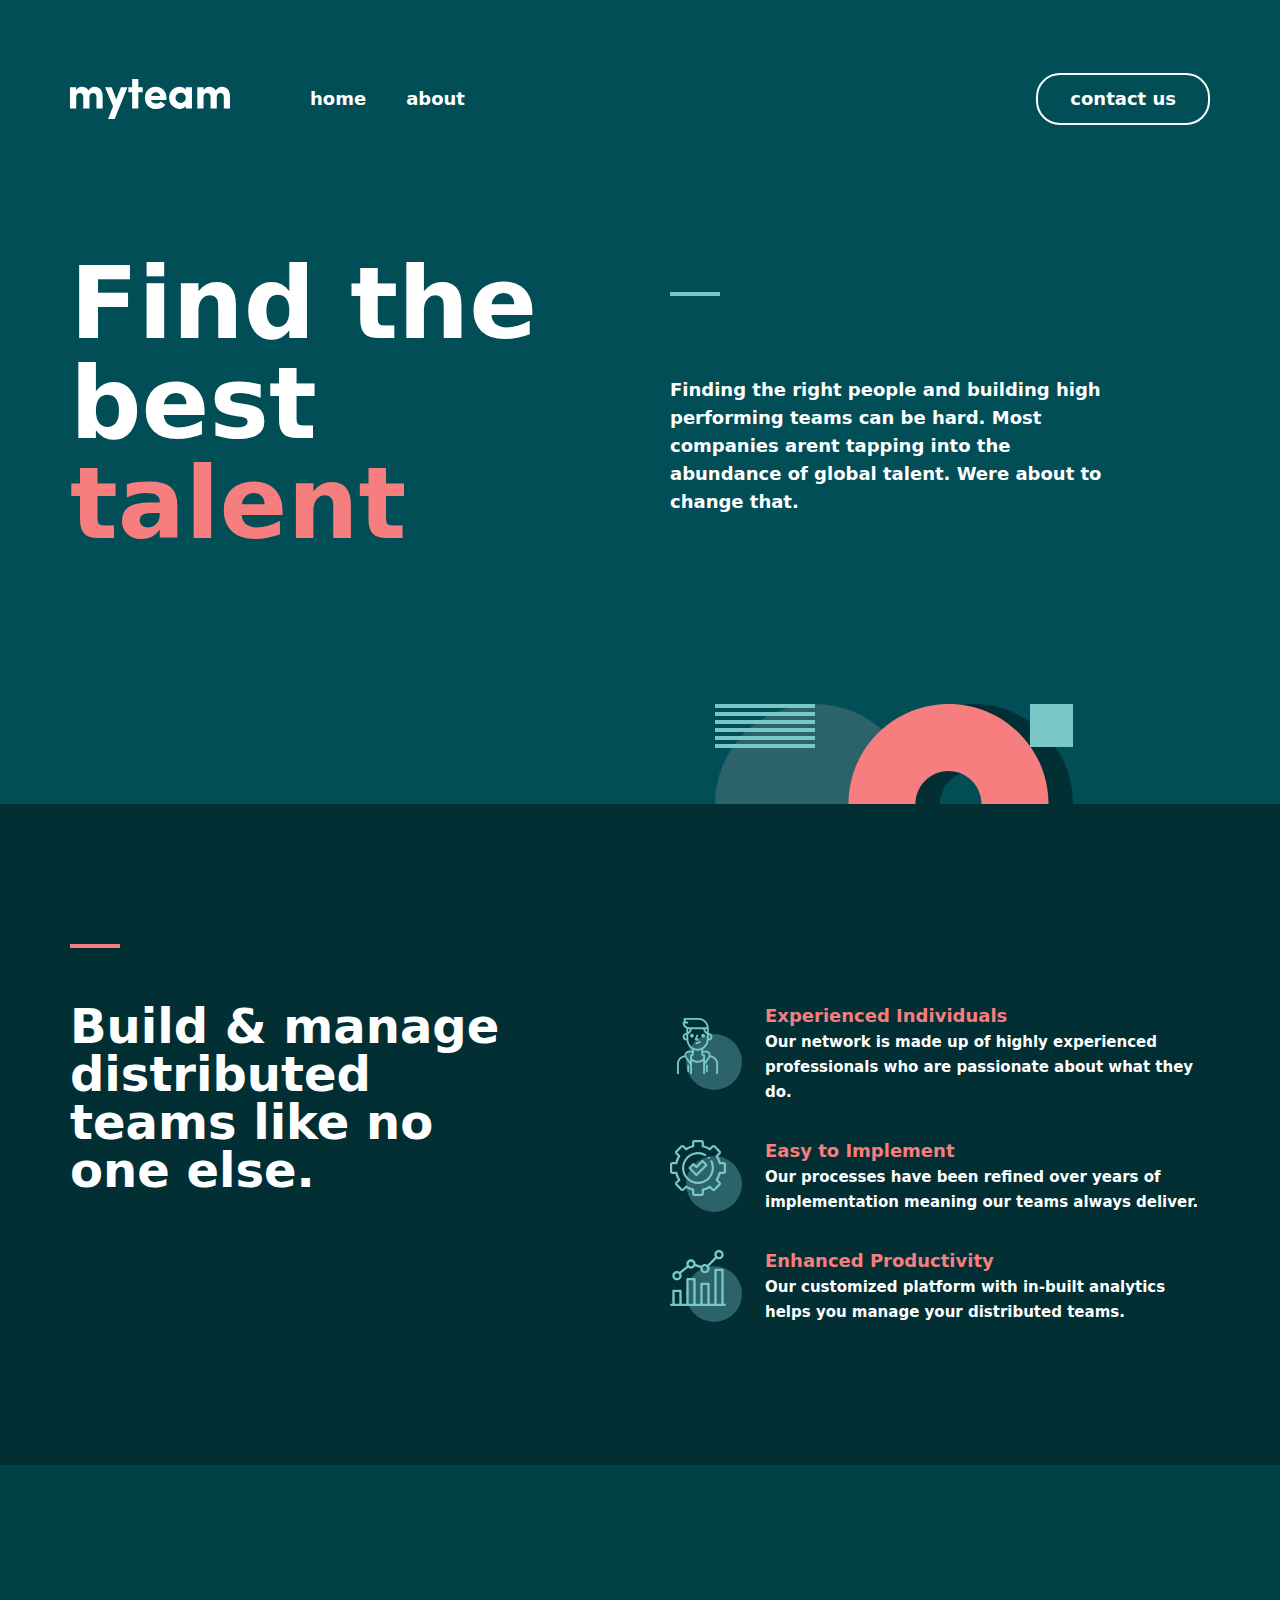
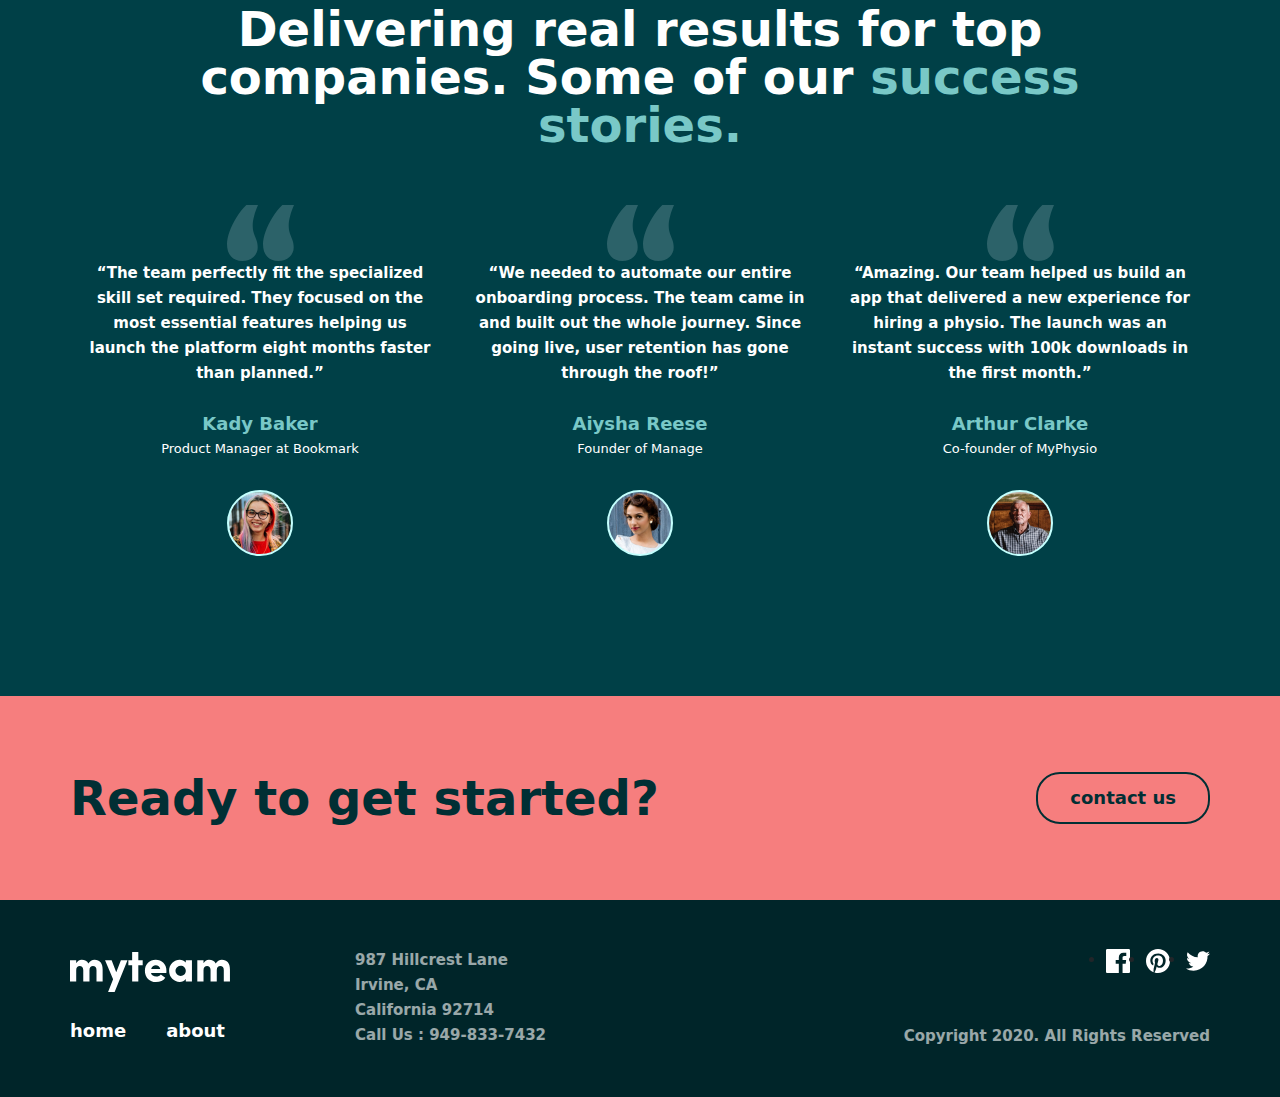
<file: index.html>
<!DOCTYPE html>
<html lang="en">
<head>
    <meta charset="UTF-8">
    <meta http-equiv="X-UA-Compatible" content="IE=edge">
    <meta name="viewport" content="width=device-width, initial-scale=1.0">
    <link rel="stylesheet" href="./bootstrap/bootstrap.min.css">
    <link rel="stylesheet" href="./css/main.css">
    <title>Execise 2</title>
</head>
<body>
    <!-- HEADER -->
    <header class="header">
        <div class="container header__container">
            <a href="#">
                <img class="header__img" src="./images/myteam-logo.svg" alt="logo">
            </a>
            <nav class="header__nav">
                <ul class="header__list">
                    <li class="header__item"><a class="header__link" href="./index.html">home</a></li>
                    <li class="header__item"><a class="header__link" href="./about.html">about</a></li>
                </ul>
                <a class="header__btn" href="./contact.html">contact us</a>
            </nav>
            <button class="header__hamburger"></button>
        </div>
    </header>


        <!-- MAIN -->
        <main>

            <!-- Hero -->
            <section class="hero">
                <div class="container hero__container">
                    <h1 class="hero__heading">Find the best <span style="color:#F67E7E;">talent</span></h1>
                    <div class="hero__right">
                        <img class="hero__line" src="./images/line.png" alt="lines">
                        <p class="hero__desc">Finding the right people and building high performing teams can be hard. Most
                            companies arent tapping into the abundance of global talent. Were about to change that.</p>
                    </div>
                    <!-- <img class="hero__top" src="./images/hero-top.svg" alt="hero-top"> -->
                    <img class="hero__bottom" src="./images/hero-bottom.svg" alt="hero-bottom">
                </div>
            </section>

            <!-- Work -->
            <section class="work">
                <div class="container work__container">
                    <img class="work__top-img" src="./images/Rectangle.svg" alt="work-line" width="50" height="4">
                    <div class="work__section">
                        <h2 class="work__heading">Build & manage distributed teams like no one else.</h2>
                        <ul class="work__list">
                            <li class="work__item">
                                <img class="work__list-img" src="./images/man.svg" alt="man" width="72" height="72">
                                <div class="work__right">
                                    <h4 class="work__title">Experienced Individuals</h4>
                                    <p class="work__desc">Our network is made up of highly experienced professionals who are
                                        passionate about what they do.</p>
                                </div>
                            </li>
                            <li class="work__item">
                                <img class="work__list-img" src="./images/setting.svg" alt="setting" width="72" height="72">
                                <div class="work__right">
                                    <h4 class="work__title">Easy to Implement</h4>
                                    <p class="work__desc">Our processes have been refined over years of implementation
                                        meaning our teams always deliver.</p>
                                </div>
                            </li>
                            <li class="work__item">
                                <img class="work__list-img" src="./images/grees.svg" alt="grees" width="72" height="72">
                                <div class="work__right">
                                    <h4 class="work__title">Enhanced Productivity</h4>
                                    <p class="work__desc">Our customized platform with in-built analytics helps you manage
                                        your distributed teams.</p>
                                </div>
                            </li>
                        </ul>
                    </div>
                    <!-- <img class="work__img-left" src="./images/work-img.svg" alt="work-img"> -->
                </div>
            </section>


            <!-- Service -->
                <section class="service">
                    <div class="container service__container">
                        <h2 class="service__heading">Delivering real results for top companies. Some of our <span
                                style="color: #79C8C7;">success stories.</span></h2>
                                <ul class="service__list">
                                    <li class="service__item">
                                        <img class="service__list-img" src="./images/service-two.svg" alt="service-two">
                                        <p class="service__desc"> “The team perfectly fit the specialized skill set required. They focused on the most essential features helping us launch the platform eight months faster than planned.”</p>
                                        <p class="service__title">Kady Baker</p>
                                        <p class="service__text">Product Manager at Bookmark</p>
                                        <img class="service__item-img" src="./images/girl.svg" alt="girl">
                                    </li>
                                    <li class="service__item">
                                        <img class="service__list-img" src="./images/service-two.svg" alt="service-two">
                                        <p class="service__desc">“We needed to automate our entire onboarding process. The team came in and built out the whole journey. Since going live, user retention has gone through the roof!”</p>
                                        <p class="service__title">Aiysha Reese</p>
                                        <p class="service__text">Founder of Manage</p>
                                        <img class="service__item-img" src="./images/quien.svg" alt="quien">
                                    </li>
                                    <li class="service__item">
                                        <img class="service__list-img" src="./images/service-two.svg" alt="service-two">
                                        <p class="service__desc">“Amazing. Our team helped us build an app that delivered a new experience for hiring a physio. The launch was an instant success with 100k downloads in the first month.”</p>
                                        <p class="service__title">Arthur Clarke</p>
                                        <p class="service__text">Co-founder of MyPhysio</p>
                                        <img class="service__item-img" src="./images/men.svg" alt="men">
                                    </li>
                                </ul>
                                <!-- <img class="service__top" src="./images/service-bottom.svg" alt="top">
                                <img class="service__bottom" src="./images/service-top.svg" alt="bottom"> -->
                    </div>
                </section>


                <!-- Main-bottom -->
                <section class="main-bottom">
                    <div class="container main-bottom__container">
                        <h2 class="main-bottom__heading">Ready to get started?</h2>
                        <button class="header__btn main-bottom__btn">contact us</button>
                        <!-- <img class="main-bottom__img" src="./images/main-bottom.svg" alt="main-bottom"> -->
                    </div>
                </section>

        </main>

            <!-- FOOTER -->
    <footer class="footer">
        <div class="container footer__container">

            <div class="footer__left-section">
            <div class="footer__left">
                <a href="#">
                    <img class="footer__logo" src="./images/myteam-logo.svg" alt="footer-logo" width="160" height="40">
                </a>
                <ul class="footer__left-list">
                    <li class="footer__left-item"><a class="footer__left-link" href="./index.html">home</a></li>
                    <li class="footer__left-item"><a class="footer__left-link" href="./about.html">about</a></li>
                </ul>
            </div>

        <div class="footer__center">
            <p class="footer__center-desc">987  Hillcrest Lane</p>
            <p class="footer__center-desc">Irvine, CA</p>
            <p class="footer__center-desc">California 92714</p>
            <p class="footer__center-desc">Call Us : 949-833-7432</p>
        </div>
    </div>


        <div class="footer__right">
            <ul class="footer__right-list">
                <li class="footer__right-item"><a target="blanck" href="https://www.facebook.com/"><img class="footer__right-img" src="./images/facebook.svg" alt="meta"></a></li>
                <li class="footer__right-item"><img class="footer__right-img" src="./images/meta.svg" alt="meta"></li>
                <li class="footer__right-item">
                <a href="twitter.соm"><img class="footer__right-img" src="./images/twitter.svg" alt="meta"></a></li>
            </ul>
            <p class="footer__right-desc">Copyright 2020. All Rights Reserved</p>
        </div>
        </div>
    </footer>


    <script src="./bootstrap/bootstrap.bundle.min.js"></script>
    <script src="./js/index.js"></script>
</body>
</html>
</file>
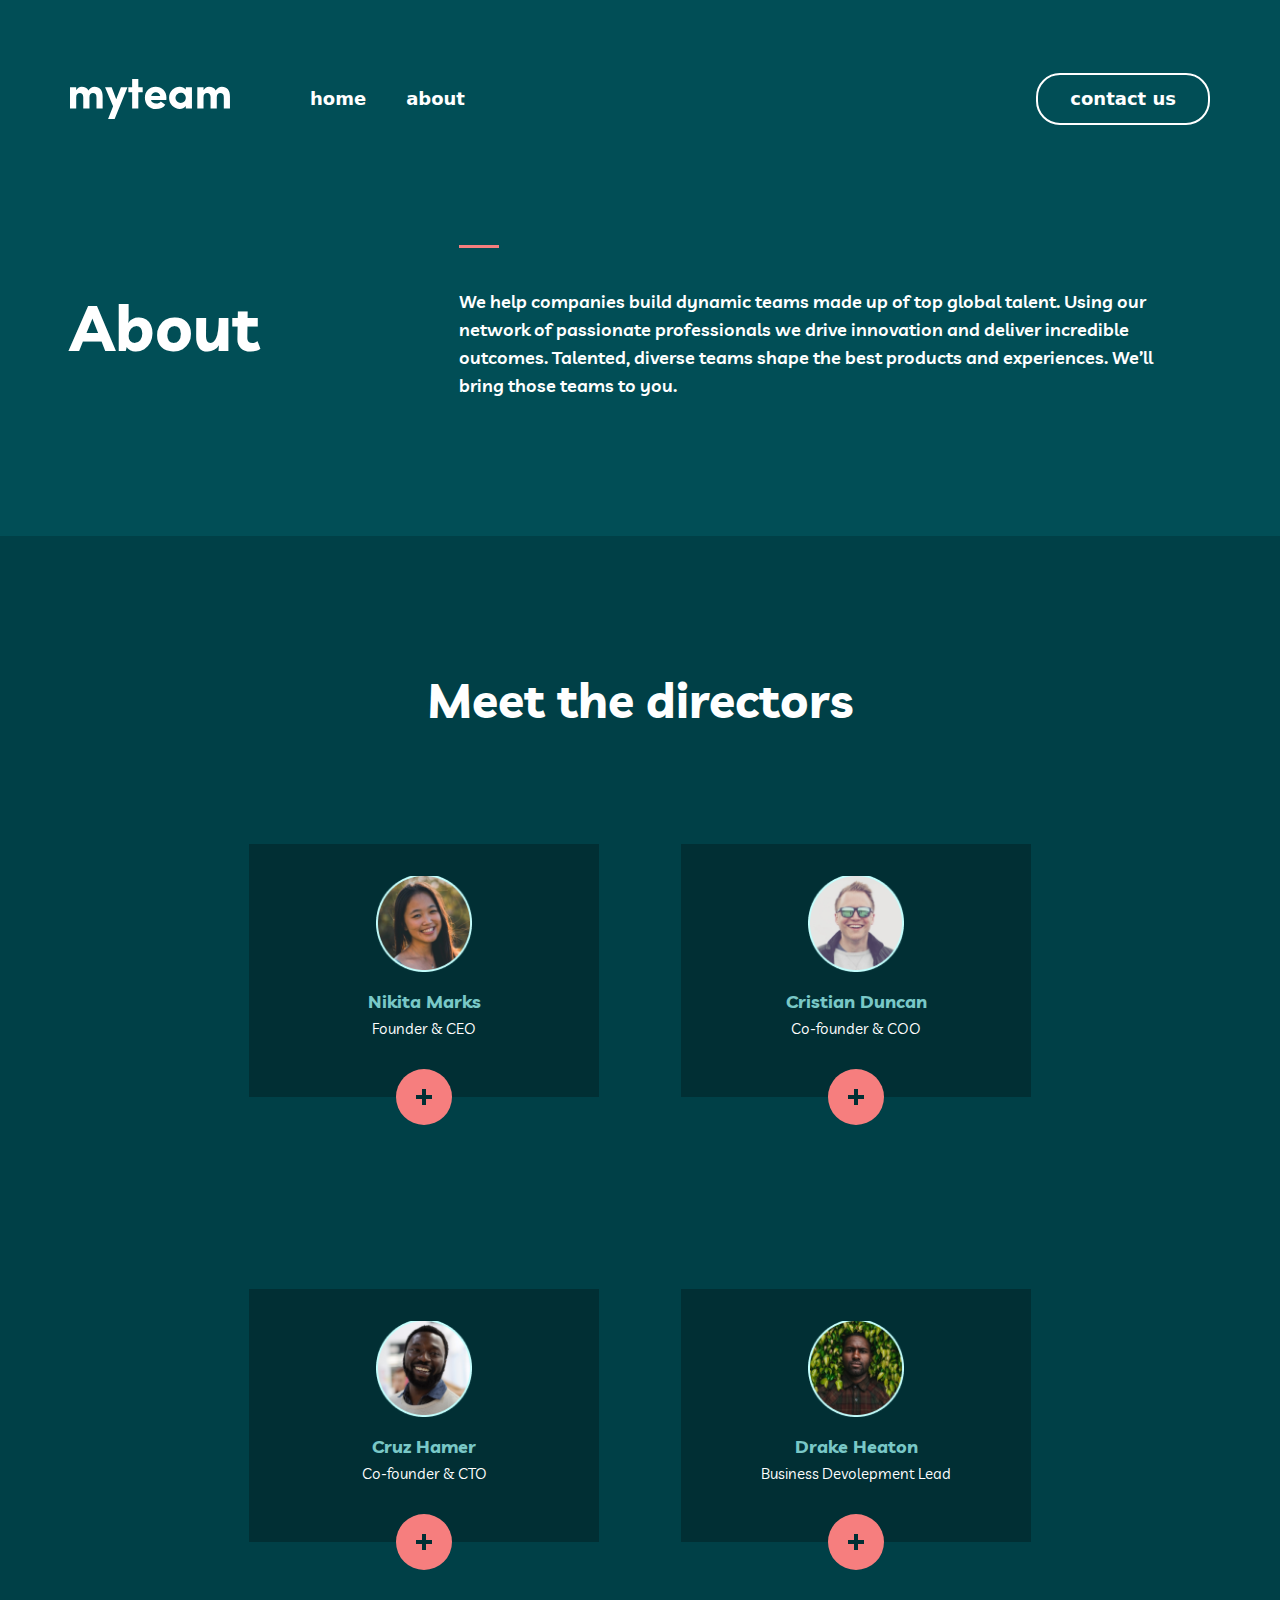
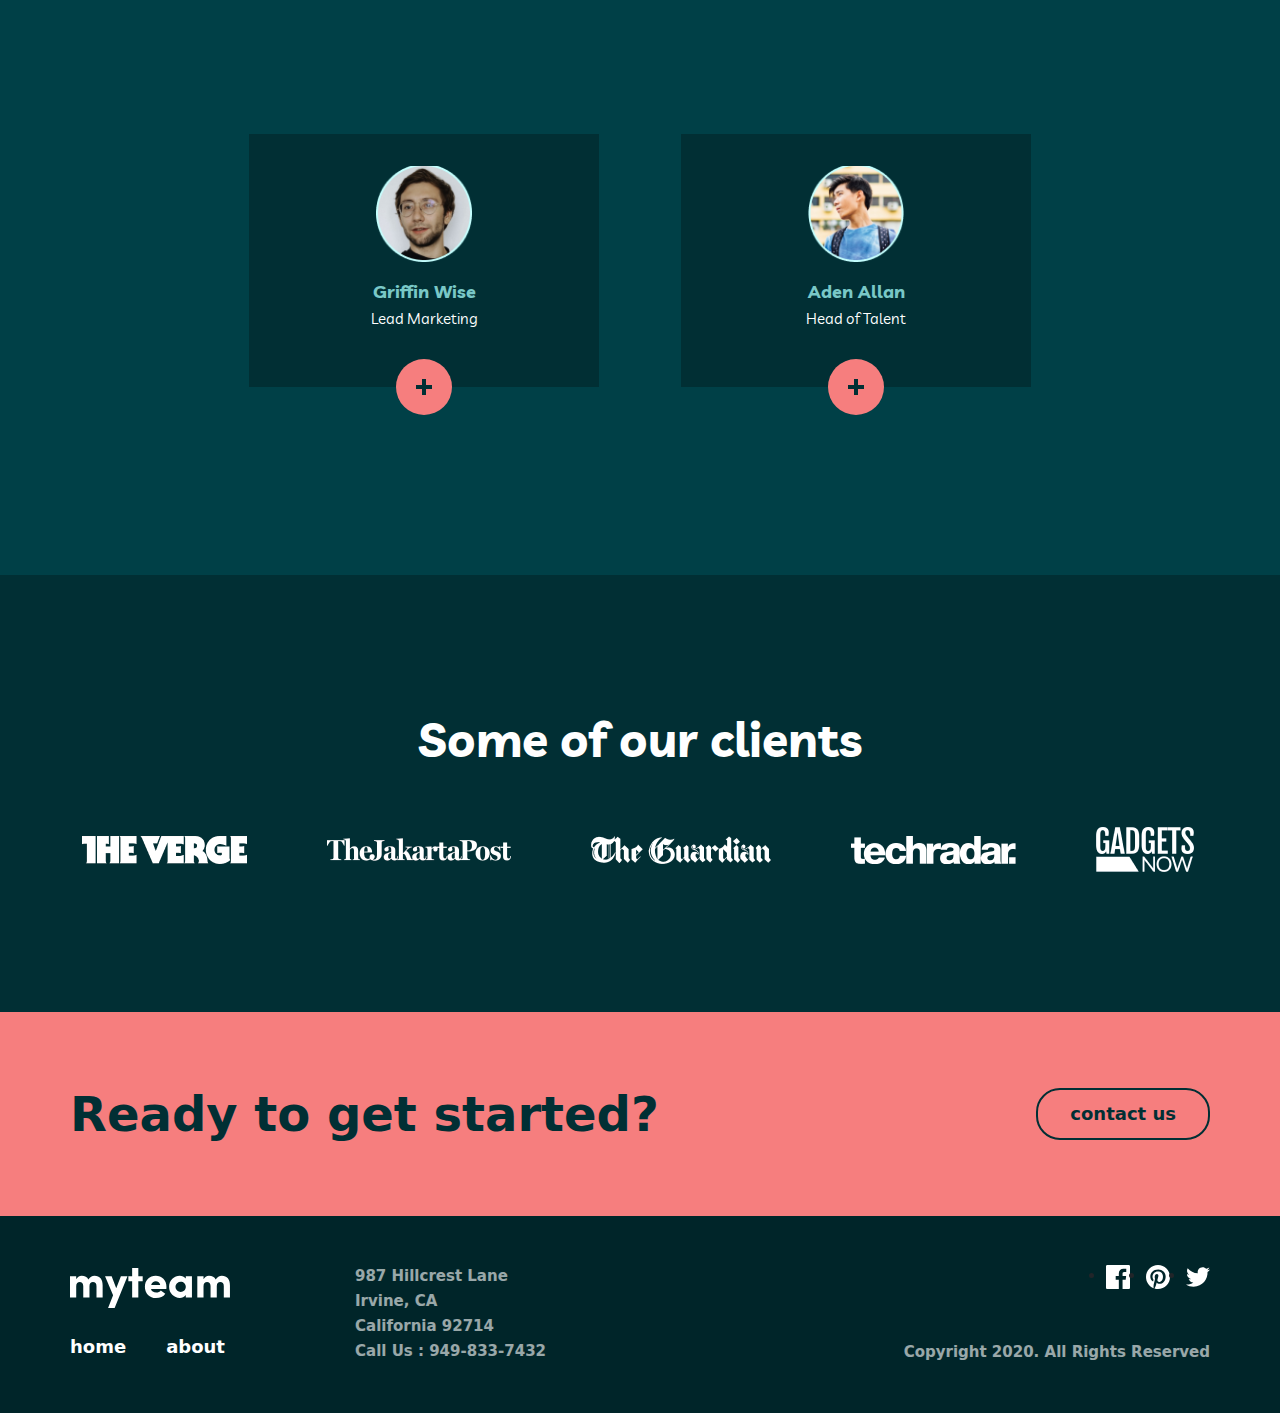
<file: about.html>
<!DOCTYPE html>
<html lang="en">
<head>
    <meta charset="UTF-8">
    <meta http-equiv="X-UA-Compatible" content="IE=edge">
    <meta name="viewport" content="width=device-width, initial-scale=1.0">
    <link rel="stylesheet" href="./bootstrap/bootstrap.min.css">
    <link rel="stylesheet" href="./css/main.css">
    <title>Document</title>
</head>
<body>
    <header class="header">
        <div class="container header__container">
            <a href="#">
                <img class="header__img" src="./images/myteam-logo.svg" alt="logo">
            </a>
            <nav class="header__nav">
                <ul class="header__list">
                    <li class="header__item"><a class="header__link" href="./index.html">home</a></li>
                    <li class="header__item"><a class="header__link" href="./about.html">about</a></li>
                </ul>
                <a class="header__btn" href="./contact.html">contact us</a>
            </nav>
            <button class="header__hamburger"></button>
        </div>
    </header>




    <main>
        <!-- ABOUT-HERO -->
        <section class="about-hero">
            <div class="container about-hero__container">
                <h1 class="about-hero__heading">About</h1>
                <div class="about-hero__section">
                    <span class="about-hero__line"></span>
                    <p class="about-hero__desc">We help companies build dynamic teams made up of top global talent. Using our network of passionate professionals we drive innovation and deliver incredible outcomes. Talented, diverse teams shape the best products and experiences. We’ll bring those teams to you.</p>
                </div>
                <img class="about-hero__img" src="./images/about-hero.png" alt="about-hero-img">
            </div>
        </section>


        <section class="about-meet">
            <div class="container about-meet__container">
                <h2 class="about-meet__heading">Meet the directors</h2>
                <ul class="about-meet__list">
                    <li class="about-meet__item">
                        <div class="list-item-first">
                            <img class="about-meet__img" src="./images/nikita.png" alt="nikita-img" width="96" height="96">
                            <p class="about-meet__name">Nikita Marks</p>
                            <p class="about-meet__desc">Founder & CEO</p>
                            <span class="about-meet__line">
                                <img class="about-meet__combined span-img" src="./images/CombinedShape.png" alt="combined" width="16" height="16">
                            </span>

                            <div class="list-item-second">
                                <p class="about-meet__name-second">Nikita Marks</p>
                                <p class="about-meet__desc-second">“Empowered teams create truly amazing products. Set the north star and let them follow it.”</p>
                                <div class="about-meet-img">
                                    <img src="./images/twitter.svg" alt="meta">
                                    <img class="about-meet-list-img" src="./images/linkedin-logo.svg" alt="linkdin">
                                </div>
                                <span class="about-meet__line-second">
                                    <img class="span-img" src="./images/xxx.png" alt="combined" width="16" height="16">
                                </span>
                            </div>

                        </div>

                    </li>
                    <li class="about-meet__item">
                        <div class="list-item-first">
                        <img class="about-meet__img" src="./images/cristian.png" alt="nikita-img" width="96" height="96">
                        <p class="about-meet__name">Cristian Duncan</p>
                        <p class="about-meet__desc">Co-founder & COO</p>
                        <span class="about-meet__line">
                            <img class="about-meet__combined span-img" src="./images/CombinedShape.png" alt="combined" width="16" height="16">
                        </span>

                        <div class="list-item-second">
                            <p class="about-meet__name-second">Cristian Duncan</p>
                            <p class="about-meet__desc-second">“Empowered teams create truly amazing products. Set the north star and let them follow it.”</p>
                            <div class="about-meet-img">
                                <img src="./images/twitter.svg" alt="meta">
                                <img class="about-meet-list-img"  src="./images/linkedin-logo.svg" alt="linkdin">
                            </div>
                            <span class="about-meet__line-second">
                                <img class="span-img" src="./images/xxx.png" alt="combined" width="16" height="16">
                            </span>
                        </div>
                    </div>
                    </li>
                    <li class="about-meet__item">
                        <div class="list-item-first">
                        <img class="about-meet__img" src="./images/cruz.png" alt="nikita-img" width="96" height="96">
                        <p class="about-meet__name">Cruz Hamer</p>
                        <p class="about-meet__desc">Co-founder & CTO</p>
                        <span class="about-meet__line">
                            <img class="about-meet__combined span-img" src="./images/CombinedShape.png" alt="combined" width="16" height="16">
                        </span>

                        <div class="list-item-second">
                            <p class="about-meet__name-second">Cruz Hamer</p>
                            <p class="about-meet__desc-second">“Empowered teams create truly amazing products. Set the north star and let them follow it.”</p>
                            <div class="about-meet-img">
                                <img src="./images/twitter.svg" alt="meta">
                                <img  class="about-meet-list-img" src="./images/linkedin-logo.svg" alt="linkdin">
                            </div>
                            <span class="about-meet__line-second">
                                <img class="span-img" src="./images/xxx.png" alt="combined" width="16" height="16">
                            </span>
                        </div>
                    </div>
                    </li>
                    <li class="about-meet__item">
                        <div class="list-item-first">
                        <img class="about-meet__img" src="./images/drake.png" alt="nikita-img" width="96" height="96">
                        <p class="about-meet__name">Drake Heaton</p>
                        <p class="about-meet__desc">Business Devolepment Lead</p>
                        <span class="about-meet__line">
                            <img class="about-meet__combined span-img" src="./images/CombinedShape.png" alt="combined" width="16" height="16">
                        </span>

                        <div class="list-item-second">
                            <p class="about-meet__name-second">Drake Heaton</p>
                            <p class="about-meet__desc-second">“Empowered teams create truly amazing products. Set the north star and let them follow it.”</p>
                            <div class="about-meet-img">
                                <img  src="./images/twitter.svg" alt="meta">
                                <img  class="about-meet-list-img" src="./images/linkedin-logo.svg" alt="linkdin">
                            </div>
                            <span class="about-meet__line-second">
                                <img class="span-img" src="./images/xxx.png" alt="combined" width="16" height="16">
                            </span>
                        </div>
                    </div>
                    </li>
                    <li class="about-meet__item">
                        <div class="list-item-first">
                        <img class="about-meet__img" src="./images/griffin.png" alt="nikita-img" width="96" height="96">
                        <p class="about-meet__name">Griffin Wise</p>
                        <p class="about-meet__desc">Lead Marketing</p>
                        <span class="about-meet__line">
                            <img class="about-meet__combined span-img" src="./images/CombinedShape.png" alt="combined" width="16" height="16">
                        </span>

                        <div class="list-item-second">
                            <p class="about-meet__name-second">Griffin Wise</p>
                            <p class="about-meet__desc-second">“Empowered teams create truly amazing products. Set the north star and let them follow it.”</p>
                            <div class="about-meet-img">
                                <img src="./images/twitter.svg" alt="meta">
                                <img  class="about-meet-list-img" src="./images/linkedin-logo.svg" alt="linkdin">
                            </div>
                            <span class="about-meet__line-second">
                                <img class="span-img" src="./images/xxx.png" alt="combined" width="16" height="16">
                            </span>
                        </div>
                        </div>
                    </li>
                    <li class="about-meet__item">
                        <div class="list-item-first">
                        <img class="about-meet__img" src="./images/aden.png" alt="nikita-img" width="96" height="96">
                        <p class="about-meet__name">Aden Allan</p>
                        <p class="about-meet__desc">Head of Talent</p>
                        <span class="about-meet__line">
                            <img class="about-meet__combined span-img" src="./images/CombinedShape.png" alt="combined" width="16" height="16">
                        </span>

                        <div class="list-item-second">
                            <p class="about-meet__name-second">Aden Allan</p>
                            <p class="about-meet__desc-second">“Empowered teams create truly amazing products. Set the north star and let them follow it.”</p>
                            <div class="about-meet-img">
                                <img src="./images/twitter.svg" alt="meta">
                                <img class="about-meet-list-img"  src="./images/linkedin-logo.svg" alt="linkdin">
                            </div>
                            <span class="about-meet__line-second">
                                <img class="span-img" src="./images/xxx.png" alt="combined" width="16" height="16">
                            </span>
                        </div>
                        </div>
                    </li>
                    <!-- <li class="about-meet__item-second">
                        <p class="meet-name">Aden Allan</p>
                        <p class="meet-desc">“Empowered teams create
                            truly amazing products. Set the north star and let them follow it.”</p>
                    </li> -->
                </ul>
            </div>
        </section>


        <section class="about-client">
            <div class="container about-client__container">
                <h2 class="about-client__heading">Some of our clients</h2>
                <div class="about-client__section">
                    <img class="about-client__desc" src="./images/Object.png" alt="verge">
                    <img class="about-client__desc" src="./images/jakarta.png" alt="JakartPost">
                    <img class="about-client__desc" src="./images/guardian.png" alt="Tuardian">
                    <img class="about-client__desc" src="./images/teachradar.png" alt="techradar">
                    <img class="about-client__desc" src="./images/gadgets-now.png" alt="verGADDETSge">
                </div>
            </div>
        </section>


        <!-- Main-bottom -->
            <section class="main-bottom">
                <div class="container main-bottom__container">
                    <h2 class="main-bottom__heading">Ready to get started?</h2>
                    <button class="header__btn main-bottom__btn">contact us</button>
                    <!-- <img class="main-bottom__img" src="./images/main-bottom.svg" alt="main-bottom"> -->
                </div>
            </section>

    </main>





    <footer class="footer">
        <div class="container footer__container">

            <div class="footer__left-section">
            <div class="footer__left">
                <a href="#">
                    <img class="footer__logo" src="./images/myteam-logo.svg" alt="footer-logo" width="160" height="40">
                </a>
                <ul class="footer__left-list">
                    <li class="footer__left-item"><a class="footer__left-link" href="./index.html">home</a></li>
                    <li class="footer__left-item"><a class="footer__left-link" href="./about.html">about</a></li>
                </ul>
            </div>

        <div class="footer__center">
            <p class="footer__center-desc">987  Hillcrest Lane</p>
            <p class="footer__center-desc">Irvine, CA</p>
            <p class="footer__center-desc">California 92714</p>
            <p class="footer__center-desc">Call Us : 949-833-7432</p>
        </div>
    </div>


        <div class="footer__right">
            <ul class="footer__right-list">
                <li class="footer__right-item"><a target="blanck" href="https://www.facebook.com/"><img class="footer__right-img" src="./images/facebook.svg" alt="meta"></a></li>
                <li class="footer__right-item"><img class="footer__right-img" src="./images/meta.svg" alt="meta"></li>
                <li class="footer__right-item">
                <a href="twitter.соm"><img class="footer__right-img" src="./images/twitter.svg" alt="meta"></a></li>
            </ul>
            <p class="footer__right-desc">Copyright 2020. All Rights Reserved</p>
        </div>
        </div>
    </footer>

    <script src="./bootstrap/bootstrap.bundle.min.js"></script>
    <script src="./js/index.js"></script>
</body>
</html>
</file>
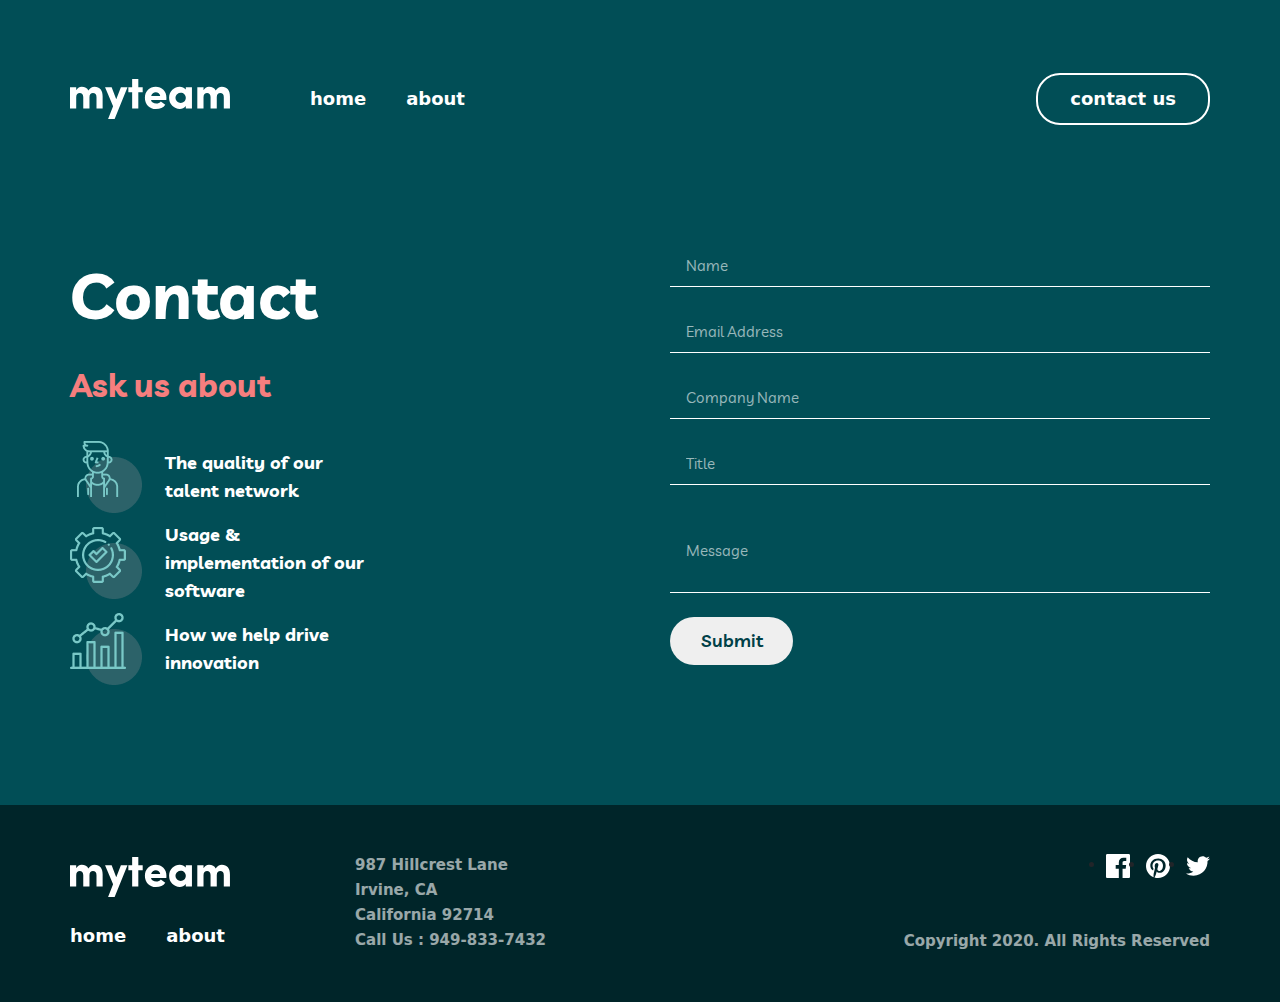
<file: contact.html>
<!DOCTYPE html>
<html lang="en">
<head>
    <meta charset="UTF-8">
    <meta http-equiv="X-UA-Compatible" content="IE=edge">
    <meta name="viewport" content="width=device-width, initial-scale=1.0">
    <link rel="stylesheet" href="./bootstrap/bootstrap.min.css">
    <link rel="stylesheet" href="./css/main.css">
    <title>Document</title>
</head>
<body>
    <header class="header">
        <div class="container header__container">
            <a href="#">
                <img class="header__img" src="./images/myteam-logo.svg" alt="logo">
            </a>
            <nav class="header__nav">
                <ul class="header__list">
                    <li class="header__item"><a class="header__link" href="./index.html">home</a></li>
                    <li class="header__item"><a class="header__link" href="./about.html">about</a></li>
                </ul>
                <a class="header__btn" href="./contact.html">contact us</a>
            </nav>
            <button class="header__hamburger"></button>
        </div>
    </header>


    <main>
        <section class="contact">
            <div class="container contact__container">
                <div class="contact__left">
                    <h1 class="contact__heading">Contact</h1>
                    <p class="contact__text">Ask us about</p>
                    <div class="contact__section">
                        <img src="./images/man.png" alt="men">
                        <p class="contact__desc">The quality of our talent network</p>
                    </div>
                    <div class="contact__section">
                        <img src="./images/setting.png" alt="settings">
                        <p class="contact__desc">Usage & implementation of our software</p>
                    </div>
                    <div class="contact__section">
                        <img src="./images/grees.png" alt="greess">
                        <p class="contact__desc">How we help drive innovation</p>
                    </div>
                </div>
                <form class="form">
                    <div class="form__section">
                        <input type="text" class="form__input" placeholder="Name" required>
                    </div>
                    <div class="form__section">
                        <input type="text" class="form__input" placeholder="Email Address" required>
                    </div>
                    <div class="form__section">
                        <input type="text" class="form__input" placeholder="Company Name" required>
                    </div>
                    <div class="form__section">
                        <input type="text" class="form__input" placeholder="Title" required>
                    </div>
                    <div class="form__section">
                        <input type="text" class="form__massage" placeholder="Message" required>
                    </div>
                    <button type="submit" class="form__btn">Submit</button>
                </form>
            </div>
        </section>
    </main>




    <footer class="footer">
        <div class="container footer__container">

            <div class="footer__left-section">
            <div class="footer__left">
                <a href="#">
                    <img class="footer__logo" src="./images/myteam-logo.svg" alt="footer-logo" width="160" height="40">
                </a>
                <ul class="footer__left-list">
                    <li class="footer__left-item"><a class="footer__left-link" href="./index.html">home</a></li>
                    <li class="footer__left-item"><a class="footer__left-link" href="./about.html">about</a></li>
                </ul>
            </div>

        <div class="footer__center">
            <p class="footer__center-desc">987  Hillcrest Lane</p>
            <p class="footer__center-desc">Irvine, CA</p>
            <p class="footer__center-desc">California 92714</p>
            <p class="footer__center-desc">Call Us : 949-833-7432</p>
        </div>
    </div>


        <div class="footer__right">
            <ul class="footer__right-list">
                <li class="footer__right-item"><a target="blanck" href="https://www.facebook.com/"><img class="footer__right-img" src="./images/facebook.svg" alt="meta"></a></li>
                <li class="footer__right-item"><img class="footer__right-img" src="./images/meta.svg" alt="meta"></li>
                <li class="footer__right-item">
                <a href="twitter.соm"><img class="footer__right-img" src="./images/twitter.svg" alt="meta"></a></li>
            </ul>
            <p class="footer__right-desc">Copyright 2020. All Rights Reserved</p>
        </div>
        </div>
    </footer>


    <script src="./bootstrap/bootstrap.bundle.min.js"></script>
    <script src="./js/index.js"></script>
</body>
</html>
</file>
<file: css/main.css>
@font-face {
    font-family: 'Livvic';
    src: url('../fonts/Livvic-SemiBold.woff2') format('woff2'),
        url('../fonts/Livvic-SemiBold.woff') format('woff'),
        url('../fonts/Livvic-SemiBold.ttf') format('truetype');
    font-weight: 600;
    font-style: normal;
    font-display: swap;
}

@font-face {
    font-family: 'Livvic';
    src: url('../fonts/Livvic-Bold.woff2') format('woff2'),
        url('../fonts/Livvic-Bold.woff') format('woff'),
        url('../fonts/Livvic-Bold.ttf') format('truetype');
    font-weight: bold;
    font-style: normal;
    font-display: swap;
}

@font-face {
    font-family: 'Livvic';
    src: url('../fonts/Livvic-BoldItalic.woff2') format('woff2'),
        url('../fonts/Livvic-BoldItalic.woff') format('woff'),
        url('../fonts/Livvic-BoldItalic.ttf') format('truetype');
    font-weight: bold;
    font-style: italic;
    font-display: swap;
}

@font-face {
    font-family: 'Livvic';
    src: url('../fonts/Livvic-MediumItalic.woff2') format('woff2'),
        url('../fonts/Livvic-MediumItalic.woff') format('woff'),
        url('../fonts/Livvic-MediumItalic.ttf') format('truetype');
    font-weight: 500;
    font-style: italic;
    font-display: swap;
}

@font-face {
    font-family: 'Livvic';
    src: url('../fonts/Livvic-Regular.woff2') format('woff2'),
        url('../fonts/Livvic-Regular.woff') format('woff'),
        url('../fonts/Livvic-Regular.ttf') format('truetype');
    font-weight: normal;
    font-style: normal;
    font-display: swap;
}

html {
    height: 100%;
}

body {
    display: flex;
    flex-direction: column;
    height: 100%;
    background-color: #014E56;
}

main {
    flex-grow: 1;
}
/* HEADER */

.header {
    background-color: #014E56;
}
    .header__container {
        display: flex;
        align-items: center;
        justify-content: space-between;
        padding: 73px 0px;
    }

    .header__img {
        flex-shrink: 0;
    }

    .header__nav {
        display: flex;
        align-items: center;
        justify-content: space-between;
        margin-left: 80px;
        width: 100%;
    }

    .header__list {
        display: flex;
        align-items: center;
        margin: 0;
        padding: 0;
        list-style: none;
    }

    .header__item + .header__item {
        margin-left: 40px;
    }

    .header__link {
        font-weight: 600;
        font-size: 18px;
        line-height: 28px;
        color: #FFFFFF;
        text-decoration: none;
    }

    .header__link:hover {
        opacity: 0.8;
    }

    .header__link:active {
        opacity: 0.6;
    }

    .header__btn {
        padding: 10px 32px;
        font-weight: 600;
        font-size: 18px;
        line-height: 28px;
        color: #FFFFFF;
        background-color: transparent;
        border: 2px solid #FFFFFF;
        border-radius: 24px;
        white-space: nowrap;
        text-decoration: none;
    }

    .header__btn:hover {
        opacity: 0.8;
    }

    .header__btn:active {
        opacity: 0.6;
    }

    .header__hamburger {
        display: none;
        width: 20px;
        height: 20px;
        background-image: url(../../images/bars.svg);
        background-repeat: no-repeat;
        background-color: transparent;
        border: none;
    }



@media only screen and (max-width: 1000px) {
    .header {
        position: relative;
    }
        .header__container {
            padding: 64px 40px;
        }

}

@media only screen and (max-width: 770px) {
    .header {
        position: relative;
        z-index: 1;
    }

    .header__container {
            justify-content: space-between;
            padding: 48px 24px;
        }

        .header__nav {
            display: none;
        }

        .header__item + .header__item {
            margin-left: 0;
        }

        .header__hamburger {
            display: inline-block;
        }

    .header--open .header__nav {
        display: flex;
        flex-direction: column;
        margin-left: 0;
        position: absolute;
        z-index: 1000;
        width: 80%;
        left: 10%;
        right: 10%;
        top: 100%;
        background-color: #0E8784;
        border-radius: 20px;
    }

    .header--open .header__list {
        flex-direction: column;
        margin-top: 10px;
    }

    .header--open .header__btn {
        margin-top: 15px;
        margin-bottom: 20px;
    }

    .header--open .header__hamburger {
        background-image: url(../images/times-solid.svg);
    }
}



/* HOME PAGE HERO */
.hero {
    background: #014E56;
}
    .hero__container {
        position: relative;
        display: flex;
        align-items: center;
        padding: 56px 0px;
        padding-bottom: 250px;
    }

    .hero__heading {
        margin: 0;
        font-weight: bold;
        font-size: 100px;
        line-height: 100px;
        color: #FFFFFF;
        width: 100%;
        max-width: 600px;
    }

    .hero__line {
        margin-bottom: 80px;
    }

    .hero__desc {
        margin: 0;
        font-weight: 600;
        font-size: 18px;
        line-height: 28px;
        color: #FFFFFF;
        width: 100%;
        max-width: 445px;
    }

    .hero__top {
        position: absolute;
        left: 0%;
    }

    .hero__bottom {
        position: absolute;
        bottom: 0%;
        right: 12%;
        width: 100%;
        max-width: 358px;
    }


@media only screen and (max-width: 1200px) {
    .hero__container {
            flex-direction: column;
            padding: 58px 32px 256px;
        }

        .hero__line {
            display: none;
        }

        .hero__top {
            display: none;
        }

        .hero__heading {
            margin-bottom: 24px;
            font-size: 64px;
            line-height: 56px;
            text-align: center;
        }

        .hero__desc {
            font-size: 15px;
            line-height: 28px;
            text-align: center;
        }
}

@media only screen and (max-width: 780px) {
    .hero__container {
            padding: 32px 24px 197px;
        }

        .hero__heading {
            font-size: 40px;
            line-height: 40px;
        }

        .hero__desc {
            font-size: 15px;
            line-height: 28px;
            text-align: center;
        }
    }



    /* work */
    .work {
        background: #012F34;
    }
        .work__container {
            position: relative;
            display: flex;
            flex-direction: column;
            padding: 140px 0px;
        }

        .work__top-img {
            margin-bottom: 54px;
        }

        .work__section {
            display: flex;
            justify-content: space-between;
        }

        .work__heading {
            margin: 0;
            width: 100%;
            max-width: 445px;
            font-weight: bold;
            font-size: 48px;
            line-height: 48px;
            color: #FFFFFF;
        }

        .work__heading:hover {
            opacity: 0.8;
        }

        .work__list {
            display: flex;
            align-items: center;
            flex-direction: column;
            margin: 0;
            padding: 0;
            list-style: none;
        }

        .work__item + .work__item {
            margin-top: 32px;
        }

        .work__item {
            display: flex;
            align-items: center;
        }

        .work__right {
            display: flex;
            flex-direction: column;
            margin-left: 23px;
        }

        .work__title {
            margin: 0;
            font-weight: bold;
            font-size: 18px;
            line-height: 28px;
            color: #F67E7E;
        }

        .work__desc {
            margin: 0;
            width: 100%;
            max-width: 445px;
            font-weight: 600;
            font-size: 15px;
            line-height: 25px;
            color: #FFFFFF;
        }

        .work__desc:hover {
            opacity: 0.8;
        }

        .work__img-left {
            position: absolute;
            right: 0%;
            bottom: 0%;
        }


    @media only screen and (max-width: 1000px) {
        .work__container {
                padding: 100px 98px;
            }

            .work__section {
                display: flex;
                flex-direction: column;
            }

            .work__heading {
                margin-bottom: 64px;
                font-size: 32px;
                line-height: 32px;
            }

            .work__right {
                margin-left: 0px;
            }

            .work__img-left {
                right: 0%;
                top: 0%;
            }
    }

    @media only screen and (max-width: 540px) {
        .work__container {
                padding: 64px 24px;
            }

            .work__heading {
                width: 100%;
                max-width: 260px;
            }
            .work__item + .work__item {
                margin-top: 48px;
            }

            .work__item {
                flex-direction: column;
            }

            .work__list-img {
                margin-bottom: 16px;
            }

            .work__title {
                margin-bottom: 8px;
                text-align: center;
            }

            .work__desc {
                text-align: center;
            }
    }

    /* SERVICE */
    .service {
        background: #004047;
    }
    .service__container {
            position: relative;
            display: flex;
            align-items: center;
            flex-direction: column;
            padding: 140px 0px;
        }

        .service__heading {
            margin: 0;
            margin-bottom: 56px;
            width: 100%;
            max-width: 932px;
            font-weight: bold;
            font-size: 48px;
            line-height: 48px;
            text-align: center;
            color: #FFFFFF;
        }

        .service__list {
            display: flex;
            align-items: center;
            margin: 0;
            padding: 0;
            list-style: none;
        }

        .service__item + .service__item {
            margin-left: 30px;
        }

        .service__item {
            display: flex;
            align-items: center;
            flex-direction: column;
        }

        .service__desc{
            margin: 0;
            margin-bottom: 24px;
            width: 100%;
            max-width: 350px;
            font-weight: 600;
            font-size: 15px;
            line-height: 25px;
            text-align: center;
            color: #FFFFFF;
        }

        .service__title {
            margin: 0;
            margin-bottom: 2px;
            font-weight: bold;
            font-size: 18px;
            line-height: 28px;
            text-align: center;
            color: #79C8C7;
        }

        .service__text {
            margin: 0;
            margin-bottom: 32px;
            font-size: 13px;
            line-height: 18px;
            text-align: center;
            color: #FFFFFF;
        }

        .service__top {
            position: absolute;
            left: 0%;
            top: 0%;
        }

        .service__bottom {
            position: absolute;
            right: 0%;
            bottom: 0%;
        }


    @media only screen and (max-width: 1200px) {
        .service__container {
                padding: 100px 98px;
            }

            .service__heading {
                font-size: 32px;
                line-height: 32px;
            }

            .service__list {
                flex-direction: column;
            }

            .service__item + .service__item {
               margin-top: 48px;
               margin-left: 0;
            }


            .service__desc {
                margin-bottom: 16px;
            }

            .service__text {
                margin-bottom: 16px;
            }
    }

    @media only screen and (max-width: 500px) {
        .service__container {
                padding: 140px 24px;
            }

    }

    /* Main-bottom */
    .main-bottom {
        background: #F67E7E;
    }
    .main-bottom__container {
            position: relative;
            display: flex;
            align-items: center;
            justify-content: space-between;
            padding: 76px 0px;
        }

        .main-bottom__heading {
            margin: 0;
            font-weight: bold;
            font-size: 48px;
            line-height: 48px;
            color: #012F34;
        }

        .main-bottom__btn {
            color: #012F34;
            border: 2px solid #012F34;
        }

        .main-bottom__img {
            position: absolute;
            left: 0%;
            bottom: 0%;
        }


    @media only screen and (max-width: 1200px) {
        .main-bottom__container {
                padding: 76px 98px;
            }

            .main-bottom__heading {
                font-size: 32px;
                line-height: 32px;
            }
    }

    @media only screen and (max-width: 770px) {
        .main-bottom__container {
                display: flex;
                align-items: center;
                flex-direction: column;
                padding: 83px 24px;
            }

            .main-bottom__heading {
                margin: 0 auto;
                margin-bottom: 24px;
            }
    }

    /* FOOTER */
    .footer {
        background: #002529;
    }

    .footer__container {
        display: flex;
        padding: 48px 0px;
    }

    .footer__left-section {
        display: flex;
        align-items: center;
    }

    .footer__left {
        display: flex;
        justify-content: flex-start;
        flex-direction: column;
    }

    .footer__logo:hover {
        opacity: 0.8;
    }

    .footer__logo:active {
        opacity: 0.6;
    }

    .footer__left-list {
        display: flex;
        align-items: center;
        margin: 0;
        margin-top: 25px;
        padding: 0;
        list-style: none;
    }

    .footer__left-item + .footer__left-item {
        margin-left: 40px;
    }

    .footer__left-link {
        font-weight: 600;
        font-size: 18px;
        line-height: 28px;
        color: #FFFFFF;
        text-decoration: none;
    }


    .footer__center {
        display: flex;
        flex-direction: column;
    }

    .footer__center-desc {
        margin: 0;
        margin-left: 125px;
        font-weight: 600;
        font-size: 15px;
        line-height: 25px;
        color: #FFFFFF;
        opacity: 0.6;
        cursor: pointer;
    }




    .footer__right {
        margin-left: auto;
    }

    .footer__right-list {
        display: flex;
        align-items: center;
        justify-content: flex-end;
    }

    .footer__right-item + .footer__right-item {
        margin-left: 16px;
    }

    .footer__right-img {
        cursor: pointer;
    }

    .footer__right-img:hover {
        opacity: 0.8;
    }

    .footer__right-img:active {
        opacity: 0.6;
    }

    .footer__right-desc {
        margin: 0;
        margin-top: 51px;
        font-weight: 600;
        font-size: 15px;
        line-height: 25px;
        text-align: right;
        color: #FFFFFF;
        opacity: 0.6;
        cursor: pointer;
    }


    @media only screen and (max-width: 1200px) {
        .footer__container {
            flex-direction: column;
            padding: 56px 40px;
        }

        .footer__left-section {
            display: flex;
            justify-content: space-between;
        }

        .footer__center-desc {
            margin: 0;
        }


        .footer__right {
            display: flex;
            align-items: center;
            justify-content: space-between;
            margin-top: 32px;
            margin-left: 0;

        }

        .footer__right-list {
            margin: 0;
            padding-left: 0;
        }

        .footer__right-desc {
            margin: 0;
        }
    }

    @media only screen and (max-width: 500px) {
        .footer__container {
            padding: 64px 24px;
        }

        .footer__left-section {
            display: flex;
            align-items: center;
            flex-direction: column;
        }

        .footer__left {
            align-items: center;
        }

        .footer__center {
            margin-top: 24px;
            align-items: center;
        }

        .footer__right {
            flex-direction: column;
            margin-top: 40px;
        }

        .footer__right-desc {
            margin-top: 16px;
        }
    }












/* ABOUT */
.about-hero  {
    background-color: #014E56;
}

.about-hero__container {
    display: flex;
    align-items: center;
    padding: 47px 0px 120px;
}

.about-hero__heading {
    font-family: Livvic;
    font-weight: bold;
    font-size: 64px;
    line-height: 100px;
    color: #FFFFFF;
}

.about-hero__section {
    display: flex;
    flex-direction: column;
    margin-left: 200px;
    width: 100%;
    max-width: 730px;
}

.about-hero__line {
    margin-bottom: 40px;
    width: 40px;
    height: 3px;
    background: #F67E7E;
}

.about-hero__desc {
    font-family: Livvic;
    font-weight: 600;
    font-size: 18px;
    line-height: 28px;
    color: #FFFFFF;
}



.about-hero__img {
    display: none;
}



@media only screen and (max-width: 1000px){
.about-hero__container {
    display: flex;
    flex-direction: column;
    padding: 39px 0px 112px;
}

.about-hero__heading {
    margin-bottom: 24px;
    font-size: 64px;
    line-height: 56px;
}

.about-hero__section {
    margin-left: 0;
}

.about-hero__line {
    display: none;
}

.about-hero__desc {
    margin: 0;
    font-weight: 600;
    font-size: 15px;
    line-height: 28px;
    text-align: center;
}
}



@media only screen and (max-width: 600px){
    .about-hero__container {
        padding: 7px 0px 80px;
    }

    .about-hero__heading {
        margin-bottom: 16px;
        font-size: 40px;
        line-height: 40px;
    }

    .about-hero__line {
        display: none;
    }

    .about-hero__desc {
        padding: 0 24px;
    }
    }






/* ABOUT-MEET */
.about-meet {
    background: #004047;
}

.about-meet__container {
    padding: 140px 0px;
}

.about-meet__heading {
    padding-bottom: 64px;
    font-family: Livvic;
    font-weight: bold;
    font-size: 48px;
    line-height: 48px;
    text-align: center;
    color: #FFFFFF;
}

.about-meet__list {
    position: relative;
    display: flex;
    flex-wrap: wrap;
    margin: -48px -30px;
    margin-bottom: 0;
    list-style: none;
}
/*
.about-meet__item {
    margin: 48px 30px;
    width: 100%;
    max-width: 350px;
} */

.list-item-first {
    display: flex;
    align-items: center;
    flex-direction: column;
    margin: 48px 30px;
    text-align: center;
    background: #012F34;
    width: 350px;
    height: 253px;
}

.list-item-first:hover .list-item-second {
    opacity: 1;
    /* height: 100%; */
    max-height: 253px;
}

.list-item-first:active .list-item-second {
    opacity: 1;
    /* height: 100%; */
    max-height: 253px;
}





.about-meet__img {
    margin-top: 32px;
}

.about-meet__name {
    margin: 16px 24px 0px;
    font-family: Livvic;
    font-weight: bold;
    font-size: 18px;
    line-height: 28px;
    text-align: center;
    color: #79C8C7;
}

.about-meet__desc {
    margin-bottom: 28px;
    font-family: Livvic;
    font-size: 15px;
    line-height: 25px;
    text-align: center;
    color: #FFFFFF;
}

.about-meet__line {
    display: flex;
    margin-bottom: -28px;
    padding: 20px;
    width: 56px;
    height: 56px;
    background: #F67E7E;
    border-radius: 50%;
}


/* .about-meet__combined {
    cursor: pointer;
    z-index: 1;
    transition: all 0.5s ease;
} */


.list-item-second {
    position: absolute;
    display: flex;
    align-items: center;
    flex-direction: column;
    background: #002529;
    opacity: 0;
    transition: all 0.5s;
    text-align: center;
    width: 350px;
    height: 253px;
}


.about-meet__name-second {
    padding-top: 35px;
    font-family: Livvic;
    font-weight: bold;
    font-size: 18px;
    line-height: 28px;
    text-align: center;
    color: #79C8C7;
}

.about-meet__desc-second {
    font-family: Livvic;
    font-weight: 600;
    font-size: 15px;
    line-height: 25px;
    text-align: center;
    color: #FFFFFF;
    width: 100%;
    max-width: 254px;
}



.about-meet-list-img {
    margin-left: 10px;
}

.about-meet__line-second {
    display: flex;
    margin-top: 32px;
    padding: 20px;

    border-radius: 50%;
    background: #79C8C7;
}


@media only screen and (max-width: 1400px){
.about-meet__list {
    display: flex;
    justify-content: center;
}

.about-meet__list {
    margin: -48px -11px;
    padding-left: 0;
}

.about-meet__item {
    margin: 48px 11px;
}
}

@media only screen and (max-width: 600px){
    .about-meet__heading {
        font-size: 32px;
        line-height: 32px;
    }

    .about-meet__list {
        margin: -24px 10px;
    }

    .about-meet__item {
        margin: 24px 10px;
    }
    }








    /* ABOUT-CLIENT */
    .about-client {
        background: #012F34;
    }

    .about-client__heading {
        margin-bottom: 0;
        padding: 140px 0px 64px;
        font-family: Livvic;
        font-weight: bold;
        font-size: 48px;
        line-height: 48px;
        text-align: center;
        color: #FFFFFF;
    }

    .about-client__section {
        display: flex;
        align-items: center;
        padding-bottom: 140px;
    }

    .about-client__desc + .about-client__desc {
        margin-left: 80px;
    }



    @media only screen and (max-width: 1200px){
        .about-client__heading {
            padding: 100px 0px 44px;
            font-size: 32px;
            line-height: 32px;
        }

        .about-client__section {
            padding-bottom: 100px;
        }

        .about-client__desc + .about-client__desc {
            margin-left: 40px;
        }
    }



    @media only screen and (max-width: 1000px){
        .about-client__heading {
            padding: 88px 0px 64px;
        }

        .about-client__section {
            flex-direction: column;
            padding-bottom: 88px;
        }

        .about-client__desc + .about-client__desc {
            margin-top: 60px;
            margin-left: 0;
        }

        .about-client__desc {
            width: 100%;
            max-width: 150px;
        }
    }




    /* CONTACT */
    .contact__container {
        display: flex;
        padding: 47px 0px 120px;
    }

    .contact__left {
        display: flex;
        flex-direction: column;
    }

    .contact__heading {
        margin-bottom: 16px;
        font-family: Livvic;
        font-weight: bold;
        font-size: 64px;
        line-height: 100px;
        color: #FFFFFF;
    }

    .contact__text {
        margin-bottom: 32px;
        font-family: Livvic;
        font-weight: bold;
        font-size: 32px;
        line-height: 48px;
        color: #F67E7E;
    }

    .contact__section {
        display: flex;
        align-items: center;
    }

    .contact__section + .contact__section {
        margin-top: 8px;
    }

    .contact__desc {
        margin-bottom: 0;
        margin-left: 23px;
        font-family: Livvic;
        font-weight: bold;
        font-size: 18px;
        line-height: 28px;
        color: #FFFFFF;
    }


    .form {
        display: flex;
        flex-direction: column;
        margin-left: 300px;
    }

    .form__section + .form__section {
        margin-top: 24px;
    }

    .form__input {
        background-color: transparent;
        width: 540px;
        height: 42px;
        color: #FFFFFF;
        border: none;
        border-bottom: 1px solid #FFFFFF;
    }

    .form__input::placeholder {
        padding-left: 14px;
        padding-bottom: 16px;
        font-family: Livvic;
        font-weight: 500;
        font-size: 15px;
        line-height: 25px;
        color: #FFFFFF;
        opacity: 0.6;
    }

    .form__massage {
        background-color: transparent;
        width: 540px;
        height: 84px;
        border: none;
        color: #FFFFFF;
        border-bottom: 1px solid #FFFFFF;
    }

    .form__massage::placeholder {
        padding-left: 14px;
        padding-bottom: 58px;
        font-family: Livvic;
        font-weight: 500;
        font-size: 15px;
        line-height: 25px;
        color: #FFFFFF;
        opacity: 0.6;
    }

    .form__btn {
        margin-top: 24px;
        font-family: Livvic;
        font-weight: 600;
        font-size: 18px;
        line-height: 28px;
        color: #004047;
        width: 123px;
        height: 48px;
        border: none;
        border-radius: 30px;
        cursor: pointer;
    }

    .form__btn:hover {
        box-shadow: rgba(50, 50, 93, 0.25) 0px 30px 60px -12px inset, rgba(0, 0, 0, 0.3) 0px 18px 36px -18px inset;
    }


    @media only screen and (max-width: 1200px){
        .contact__container {
            align-items: center;
            flex-direction: column;
            padding: 48px 0px 64px;
        }

        .contact__left {
            margin-top: 24px;
        }

        .contact__heading {
            text-align: center;
        }

        .contact__text {
            text-align: center;
        }

        .form {
            margin-top: 64px;
            margin-left: 0;
        }
    }


    @media only screen and (max-width: 600px){
        .contact__container {
            padding: 32px 0px 88px;
        }

        .contact__left {
            padding-left: 20px;
            padding-right: 20px;
        }

        .contact__heading {
            font-size: 40px;
            line-height: 40px;
        }

        .form__input {
            width: 300px;
            height: 42px;
        }

        .form__massage {
            width: 300px;
            height: 84px;
        }
    }
</file>
